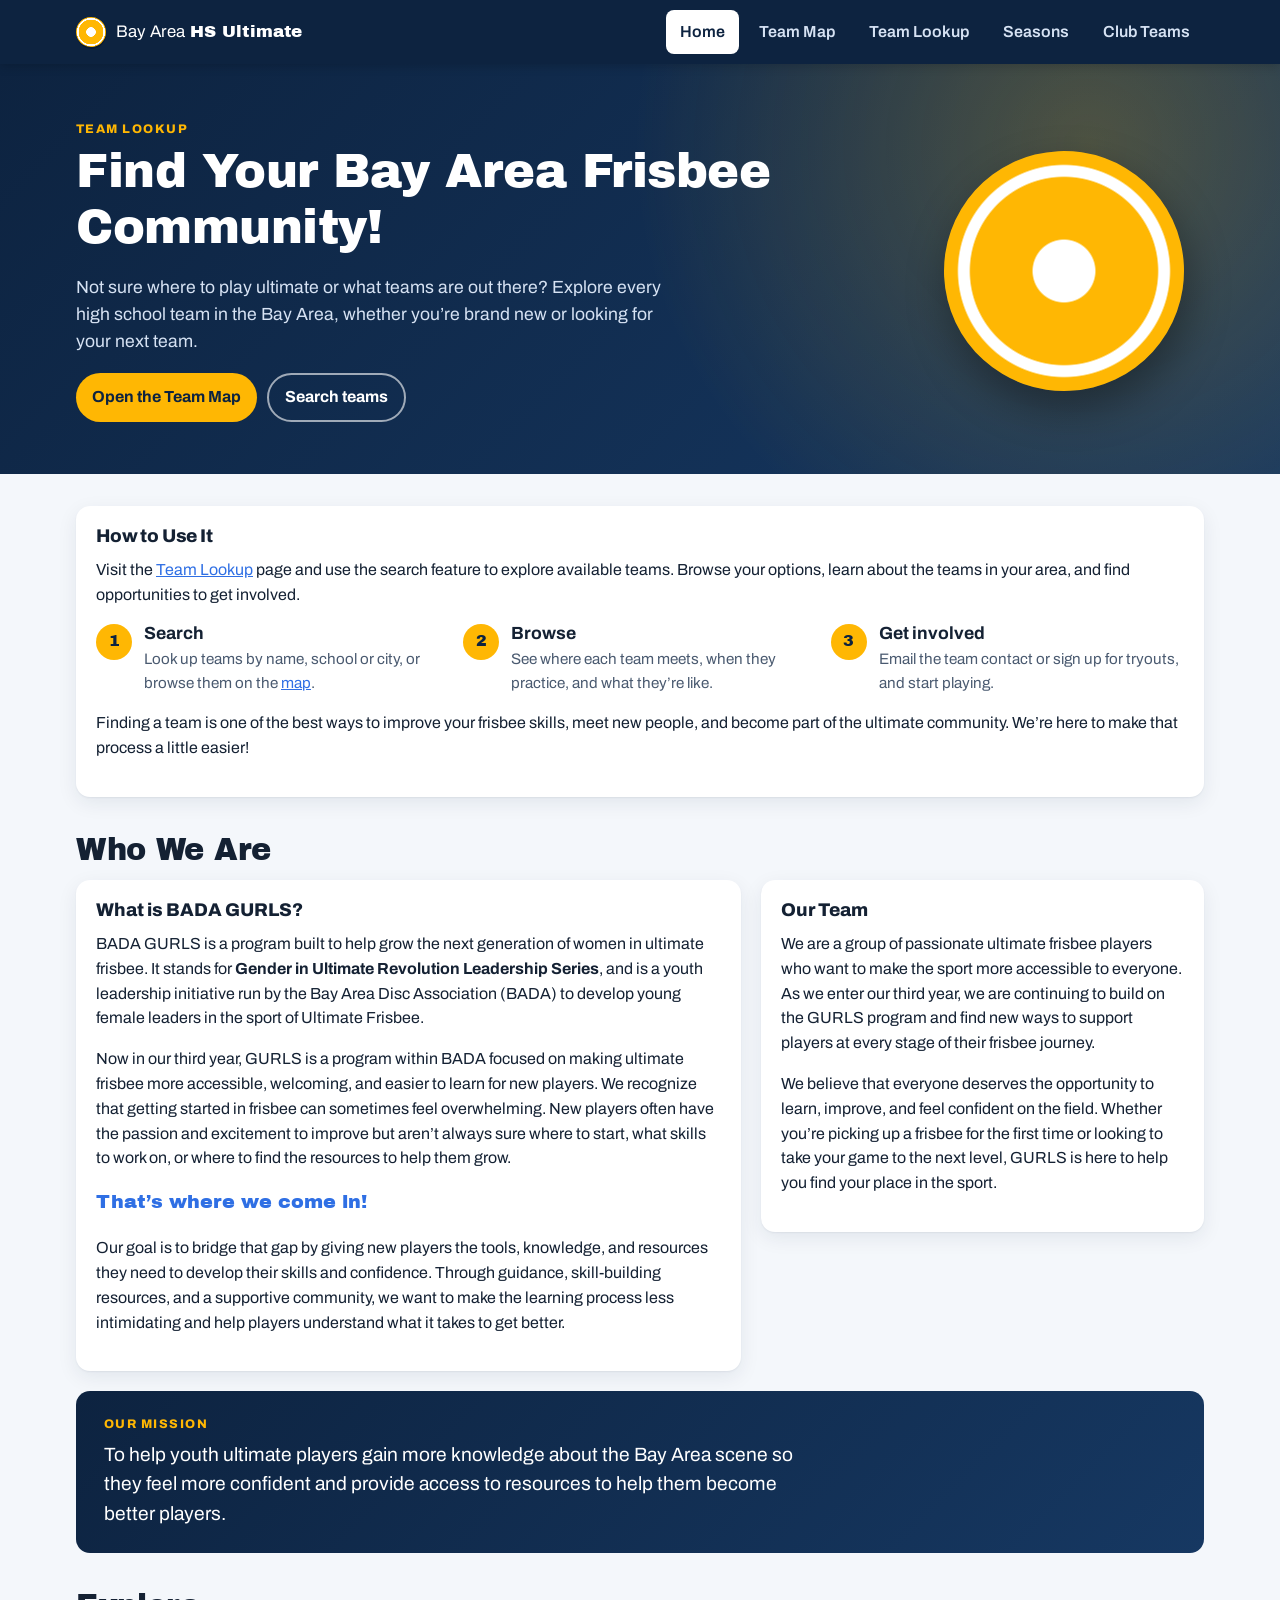
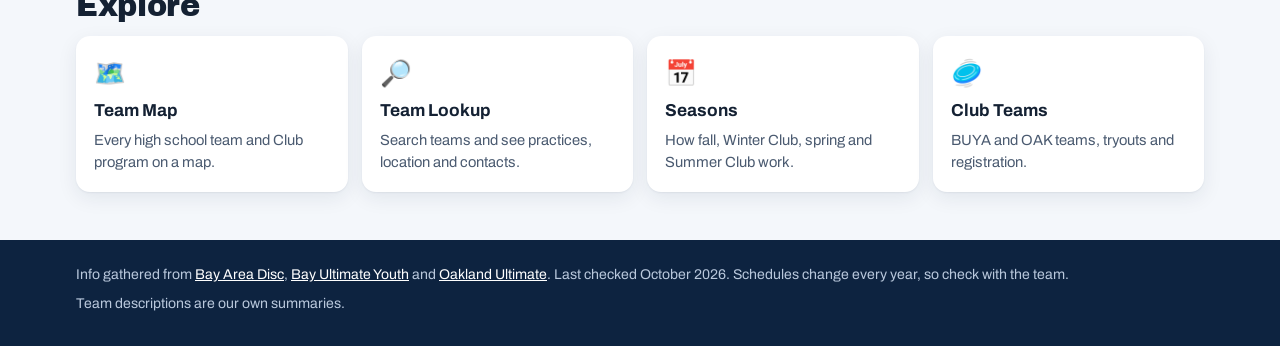
<file: index.html>
<!doctype html>
<html lang="en">
<head>
  <meta charset="utf-8">
  <meta name="viewport" content="width=device-width, initial-scale=1">
  <title>Find Your Bay Area Frisbee Community · Bay Area HS Ultimate</title>
  <meta name="description" content="Team Lookup by BADA GURLS: explore ultimate frisbee teams across the Bay Area and find your frisbee community.">
  <link rel="preconnect" href="https://fonts.googleapis.com">
  <link rel="preconnect" href="https://fonts.gstatic.com" crossorigin>
  <link href="https://fonts.googleapis.com/css2?family=Archivo:wght@400;500;600;700;800&family=Archivo+Black&display=swap" rel="stylesheet">
  <link rel="stylesheet" href="css/styles.css">
</head>
<body data-page="home">
  <a class="skip-link" href="#main">Skip to content</a>
  <header class="site-header" data-site-header></header>

  <main id="main" class="page">
    <section class="hero hero--home">
      <div class="container hero-home">
        <div class="hero-home__text">
          <p class="eyebrow">Team Lookup</p>
          <h1>Find Your Bay Area Frisbee Community!</h1>
          <p class="hero__lead">Not sure where to play ultimate or what teams are out there? Explore every high school team in the Bay Area, whether you’re brand new or looking for your next team.</p>
          <div class="hero-home__actions">
            <a class="btn btn--accent" href="map.html">Open the Team Map</a>
            <a class="btn btn--outline" href="team.html">Search teams</a>
          </div>
        </div>
        <div class="hero-home__disc" aria-hidden="true"></div>
      </div>
    </section>

    <div class="container">
      <section class="panel" aria-labelledby="how-title">
        <h2 id="how-title" class="panel__title">How to Use It</h2>
        <p>Visit the <a href="team.html">Team Lookup</a> page and use the search feature to explore available teams. Browse your options, learn about the teams in your area, and find opportunities to get involved.</p>
        <ol class="steps">
          <li><span class="steps__num">1</span><div><h3>Search</h3><p>Look up teams by name, school or city, or browse them on the <a href="map.html">map</a>.</p></div></li>
          <li><span class="steps__num">2</span><div><h3>Browse</h3><p>See where each team meets, when they practice, and what they’re like.</p></div></li>
          <li><span class="steps__num">3</span><div><h3>Get involved</h3><p>Email the team contact or sign up for tryouts, and start playing.</p></div></li>
        </ol>
        <p>Finding a team is one of the best ways to improve your frisbee skills, meet new people, and become part of the ultimate community. We’re here to make that process a little easier!</p>
      </section>

      <section class="about" aria-labelledby="who-title">
        <h2 id="who-title">Who We Are</h2>

        <div class="about__grid">
          <article class="panel">
            <h3 class="panel__title">What is BADA GURLS?</h3>
            <p>BADA GURLS is a program built to help grow the next generation of women in ultimate frisbee. It stands for <strong>Gender in Ultimate Revolution Leadership Series</strong>, and is a youth leadership initiative run by the Bay Area Disc Association (BADA) to develop young female leaders in the sport of Ultimate Frisbee.</p>
            <p>Now in our third year, GURLS is a program within BADA focused on making ultimate frisbee more accessible, welcoming, and easier to learn for new players. We recognize that getting started in frisbee can sometimes feel overwhelming. New players often have the passion and excitement to improve but aren’t always sure where to start, what skills to work on, or where to find the resources to help them grow.</p>
            <p class="about__callout">That’s where we come in!</p>
            <p>Our goal is to bridge that gap by giving new players the tools, knowledge, and resources they need to develop their skills and confidence. Through guidance, skill-building resources, and a supportive community, we want to make the learning process less intimidating and help players understand what it takes to get better.</p>
          </article>

          <article class="panel">
            <h3 class="panel__title">Our Team</h3>
            <p>We are a group of passionate ultimate frisbee players who want to make the sport more accessible to everyone. As we enter our third year, we are continuing to build on the GURLS program and find new ways to support players at every stage of their frisbee journey.</p>
            <p>We believe that everyone deserves the opportunity to learn, improve, and feel confident on the field. Whether you’re picking up a frisbee for the first time or looking to take your game to the next level, GURLS is here to help you find your place in the sport.</p>
          </article>
        </div>

        <blockquote class="mission">
          <p class="eyebrow">Our Mission</p>
          <p>To help youth ultimate players gain more knowledge about the Bay Area scene so they feel more confident and provide access to resources to help them become better players.</p>
        </blockquote>
      </section>

      <section aria-labelledby="explore-title">
        <h2 id="explore-title">Explore</h2>
        <ul class="explore-grid">
          <li><a class="explore-card" href="map.html"><span class="explore-card__icon" aria-hidden="true">🗺️</span><strong>Team Map</strong><span>Every high school team and Club program on a map.</span></a></li>
          <li><a class="explore-card" href="team.html"><span class="explore-card__icon" aria-hidden="true">🔎</span><strong>Team Lookup</strong><span>Search teams and see practices, location and contacts.</span></a></li>
          <li><a class="explore-card" href="seasons.html"><span class="explore-card__icon" aria-hidden="true">📅</span><strong>Seasons</strong><span>How fall, Winter Club, spring and Summer Club work.</span></a></li>
          <li><a class="explore-card" href="clubs.html"><span class="explore-card__icon" aria-hidden="true">🥏</span><strong>Club Teams</strong><span>BUYA and OAK teams, tryouts and registration.</span></a></li>
        </ul>
      </section>
    </div>
  </main>

  <footer class="site-footer" data-site-footer></footer>

  <script src="js/data.js"></script>
  <script src="js/common.js"></script>
</body>
</html>
</file>
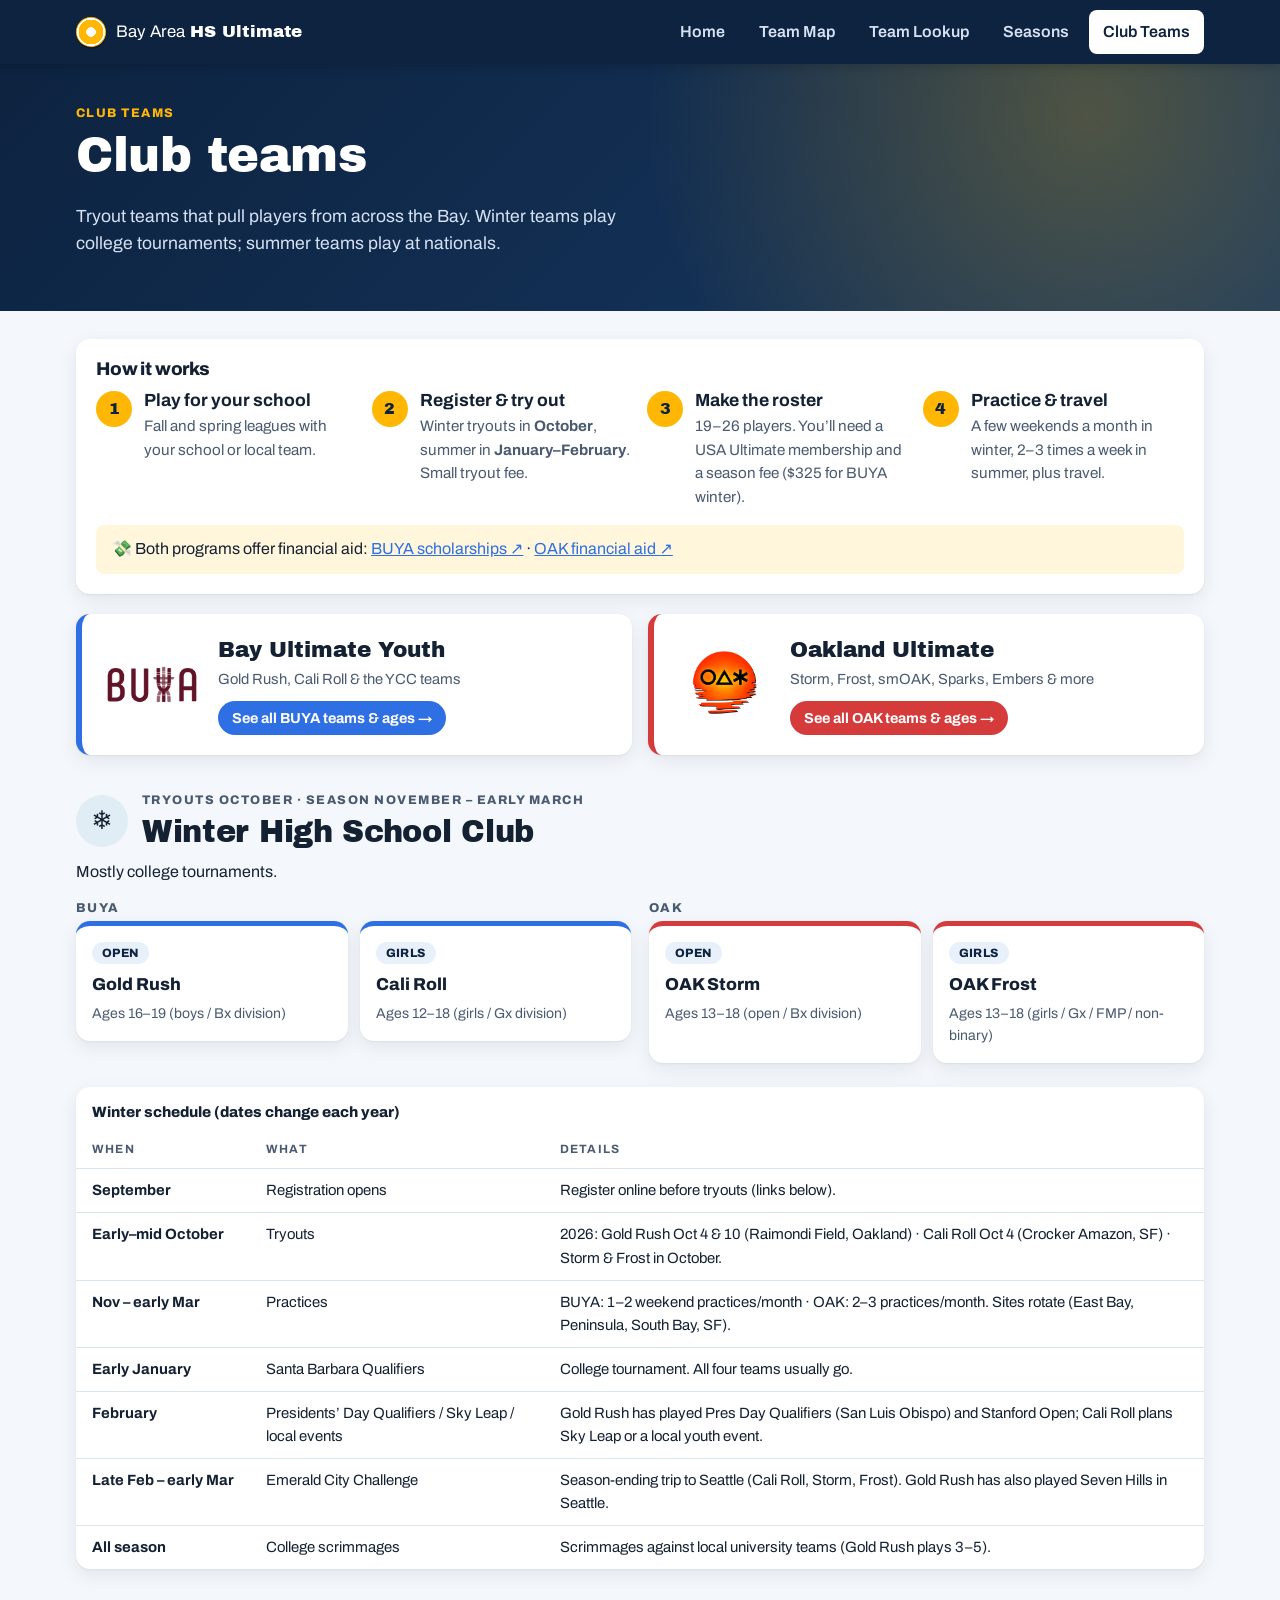
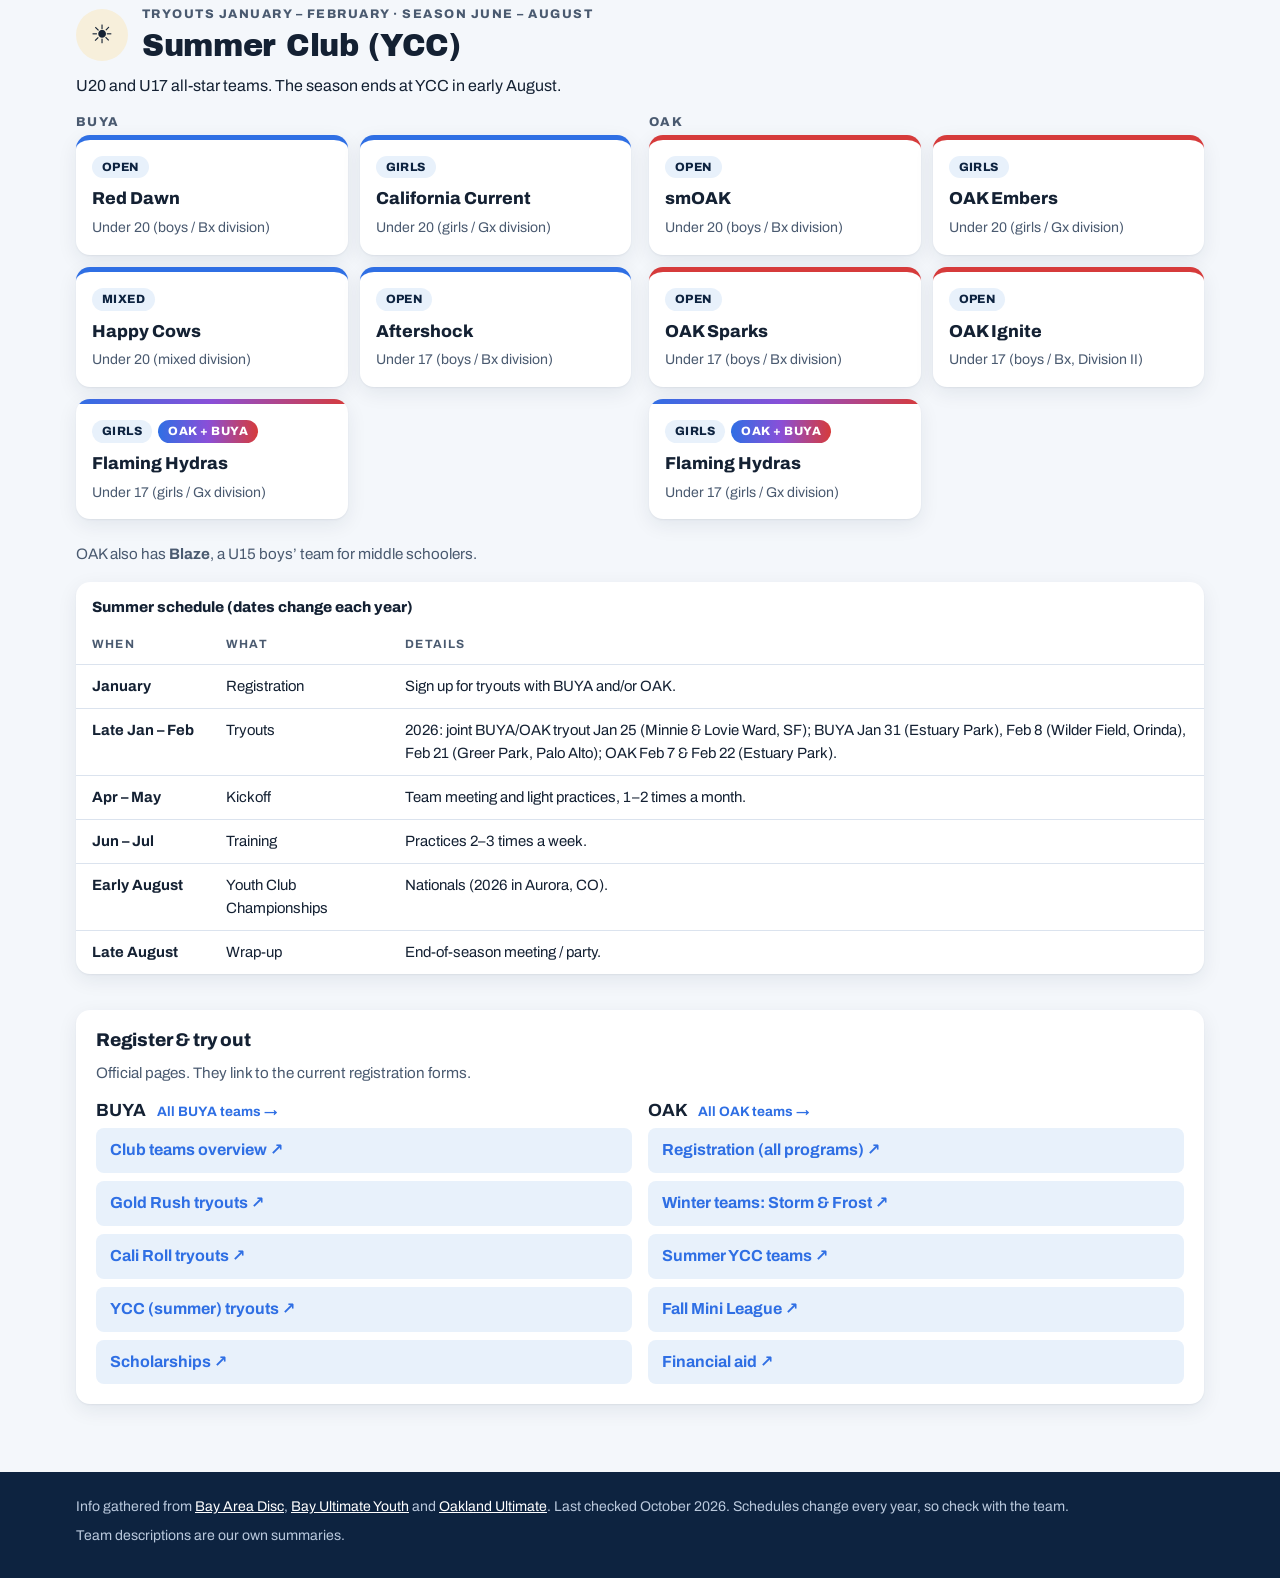
<file: clubs.html>
<!doctype html>
<html lang="en">
<head>
  <meta charset="utf-8">
  <meta name="viewport" content="width=device-width, initial-scale=1">
  <title>Club Teams · Bay Area HS Ultimate</title>
  <meta name="description" content="How high school Club ultimate works in the Bay Area: BUYA and OAK teams, schedules and tryout links.">
  <link rel="preconnect" href="https://fonts.googleapis.com">
  <link rel="preconnect" href="https://fonts.gstatic.com" crossorigin>
  <link href="https://fonts.googleapis.com/css2?family=Archivo:wght@400;500;600;700;800&family=Archivo+Black&display=swap" rel="stylesheet">
  <link rel="stylesheet" href="css/styles.css">
</head>
<body data-page="clubs">
  <a class="skip-link" href="#main">Skip to content</a>
  <header class="site-header" data-site-header></header>

  <main id="main" class="page">
    <section class="hero">
      <div class="container">
        <p class="eyebrow">Club Teams</p>
        <h1>Club teams</h1>
        <p class="hero__lead">Tryout teams that pull players from across the Bay. Winter teams play college tournaments; summer teams play at nationals.</p>
      </div>
    </section>

    <div class="container">
      <section class="panel" aria-labelledby="how-title">
        <h2 id="how-title" class="panel__title">How it works</h2>
        <ol class="steps">
          <li><span class="steps__num">1</span><div><h3>Play for your school</h3><p>Fall and spring leagues with your school or local team.</p></div></li>
          <li><span class="steps__num">2</span><div><h3>Register &amp; try out</h3><p>Winter tryouts in <strong>October</strong>, summer in <strong>January–February</strong>. Small tryout fee.</p></div></li>
          <li><span class="steps__num">3</span><div><h3>Make the roster</h3><p>19–26 players. You’ll need a USA Ultimate membership and a season fee ($325 for BUYA winter).</p></div></li>
          <li><span class="steps__num">4</span><div><h3>Practice &amp; travel</h3><p>A few weekends a month in winter, 2–3 times a week in summer, plus travel.</p></div></li>
        </ol>
        <p class="callout">💸 Both programs offer financial aid:
          <a href="https://www.bayultimateyouth.org/scholarship" target="_blank" rel="noopener">BUYA scholarships ↗</a> ·
          <a href="https://www.oakultimate.com/financial-aid" target="_blank" rel="noopener">OAK financial aid ↗</a></p>
      </section>

      <nav class="org-buttons" aria-label="Club programs">
        <a class="org-button org-button--buya" href="org.html?org=buya">
          <img src="images/logos/buya.png" alt="">
          <span class="org-button__text"><strong>Bay Ultimate Youth</strong><span>Gold Rush, Cali Roll &amp; the YCC teams</span></span>
          <span class="org-button__cta">See all BUYA teams &amp; ages →</span>
        </a>
        <a class="org-button org-button--oak" href="org.html?org=oak">
          <img src="images/logos/oak.webp" alt="">
          <span class="org-button__text"><strong>Oakland Ultimate</strong><span>Storm, Frost, smOAK, Sparks, Embers &amp; more</span></span>
          <span class="org-button__cta">See all OAK teams &amp; ages →</span>
        </a>
      </nav>

      <!-- WINTER -->
      <section id="winter" class="club-season" aria-labelledby="winter-club-title">
        <header class="club-season__header">
          <span class="season__icon" aria-hidden="true">❄️</span>
          <div>
            <p class="eyebrow">Tryouts October · season November – early March</p>
            <h2 id="winter-club-title">Winter High School Club</h2>
          </div>
        </header>
        <p>Mostly college tournaments.</p>
        <div class="club-columns">
          <div><h3 class="club-columns__title">BUYA</h3><ul class="card-grid card-grid--tight" data-club-cards data-league="buya" data-season="winter"></ul></div>
          <div><h3 class="club-columns__title">OAK</h3><ul class="card-grid card-grid--tight" data-club-cards data-league="oak" data-season="winter"></ul></div>
        </div>

        <div class="table-wrap">
          <table class="schedule-table">
            <caption>Winter schedule (dates change each year)</caption>
            <thead><tr><th scope="col">When</th><th scope="col">What</th><th scope="col">Details</th></tr></thead>
            <tbody>
              <tr><td>September</td><td>Registration opens</td><td>Register online before tryouts (links below).</td></tr>
              <tr><td>Early–mid October</td><td>Tryouts</td><td>2026: Gold Rush Oct 4 &amp; 10 (Raimondi Field, Oakland) · Cali Roll Oct 4 (Crocker Amazon, SF) · Storm &amp; Frost in October.</td></tr>
              <tr><td>Nov – early Mar</td><td>Practices</td><td>BUYA: 1–2 weekend practices/month · OAK: 2–3 practices/month. Sites rotate (East Bay, Peninsula, South Bay, SF).</td></tr>
              <tr><td>Early January</td><td>Santa Barbara Qualifiers</td><td>College tournament. All four teams usually go.</td></tr>
              <tr><td>February</td><td>Presidents’ Day Qualifiers / Sky Leap / local events</td><td>Gold Rush has played Pres Day Qualifiers (San Luis Obispo) and Stanford Open; Cali Roll plans Sky Leap or a local youth event.</td></tr>
              <tr><td>Late Feb – early Mar</td><td>Emerald City Challenge</td><td>Season-ending trip to Seattle (Cali Roll, Storm, Frost). Gold Rush has also played Seven Hills in Seattle.</td></tr>
              <tr><td>All season</td><td>College scrimmages</td><td>Scrimmages against local university teams (Gold Rush plays 3–5).</td></tr>
            </tbody>
          </table>
        </div>
      </section>

      <!-- SUMMER -->
      <section id="summer" class="club-season" aria-labelledby="summer-club-title">
        <header class="club-season__header">
          <span class="season__icon" aria-hidden="true">☀️</span>
          <div>
            <p class="eyebrow">Tryouts January – February · season June – August</p>
            <h2 id="summer-club-title">Summer Club (YCC)</h2>
          </div>
        </header>
        <p>U20 and U17 all-star teams. The season ends at YCC in early August.</p>
        <div class="club-columns">
          <div><h3 class="club-columns__title">BUYA</h3><ul class="card-grid card-grid--tight" data-club-cards data-league="buya" data-season="summer"></ul></div>
          <div><h3 class="club-columns__title">OAK</h3><ul class="card-grid card-grid--tight" data-club-cards data-league="oak" data-season="summer"></ul></div>
        </div>
        <p class="muted">OAK also has <strong>Blaze</strong>, a U15 boys’ team for middle schoolers.</p>

        <div class="table-wrap">
          <table class="schedule-table">
            <caption>Summer schedule (dates change each year)</caption>
            <thead><tr><th scope="col">When</th><th scope="col">What</th><th scope="col">Details</th></tr></thead>
            <tbody>
              <tr><td>January</td><td>Registration</td><td>Sign up for tryouts with BUYA and/or OAK.</td></tr>
              <tr><td>Late Jan – Feb</td><td>Tryouts</td><td>2026: joint BUYA/OAK tryout Jan 25 (Minnie &amp; Lovie Ward, SF); BUYA Jan 31 (Estuary Park), Feb 8 (Wilder Field, Orinda), Feb 21 (Greer Park, Palo Alto); OAK Feb 7 &amp; Feb 22 (Estuary Park).</td></tr>
              <tr><td>Apr – May</td><td>Kickoff</td><td>Team meeting and light practices, 1–2 times a month.</td></tr>
              <tr><td>Jun – Jul</td><td>Training</td><td>Practices 2–3 times a week.</td></tr>
              <tr><td>Early August</td><td>Youth Club Championships</td><td>Nationals (2026 in Aurora, CO).</td></tr>
              <tr><td>Late August</td><td>Wrap-up</td><td>End-of-season meeting / party.</td></tr>
            </tbody>
          </table>
        </div>
      </section>

      <section id="register" class="panel" aria-labelledby="register-title">
        <h2 id="register-title" class="panel__title">Register &amp; try out</h2>
        <p class="muted">Official pages. They link to the current registration forms.</p>
        <div class="register-grid">
          <div>
            <h3>BUYA <a class="text-link register-grid__org" href="org.html?org=buya">All BUYA teams →</a></h3>
            <ul class="register-list" data-registration-links data-league="buya"></ul>
          </div>
          <div>
            <h3>OAK <a class="text-link register-grid__org" href="org.html?org=oak">All OAK teams →</a></h3>
            <ul class="register-list" data-registration-links data-league="oak"></ul>
          </div>
        </div>
      </section>
    </div>
  </main>

  <footer class="site-footer" data-site-footer></footer>

  <script src="js/data.js"></script>
  <script src="js/common.js"></script>
  <script src="js/clubs.js"></script>
</body>
</html>
</file>
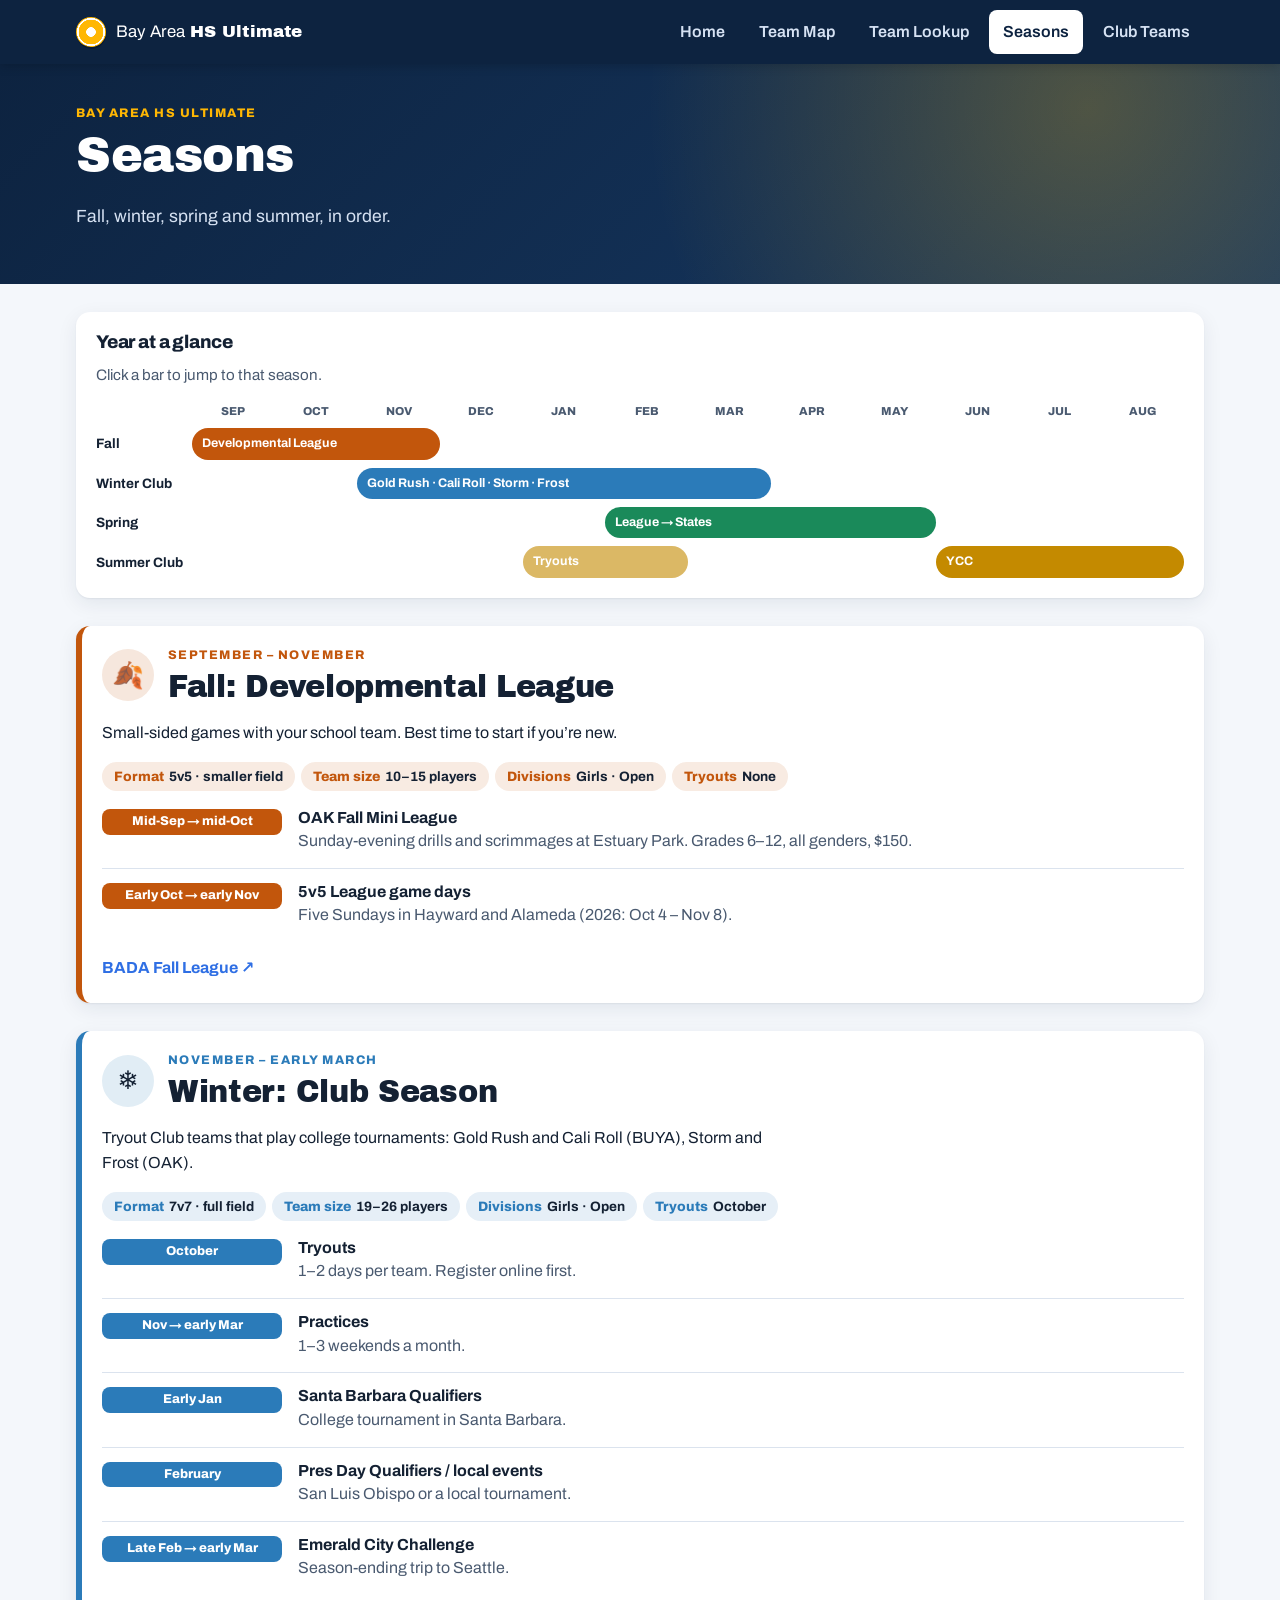
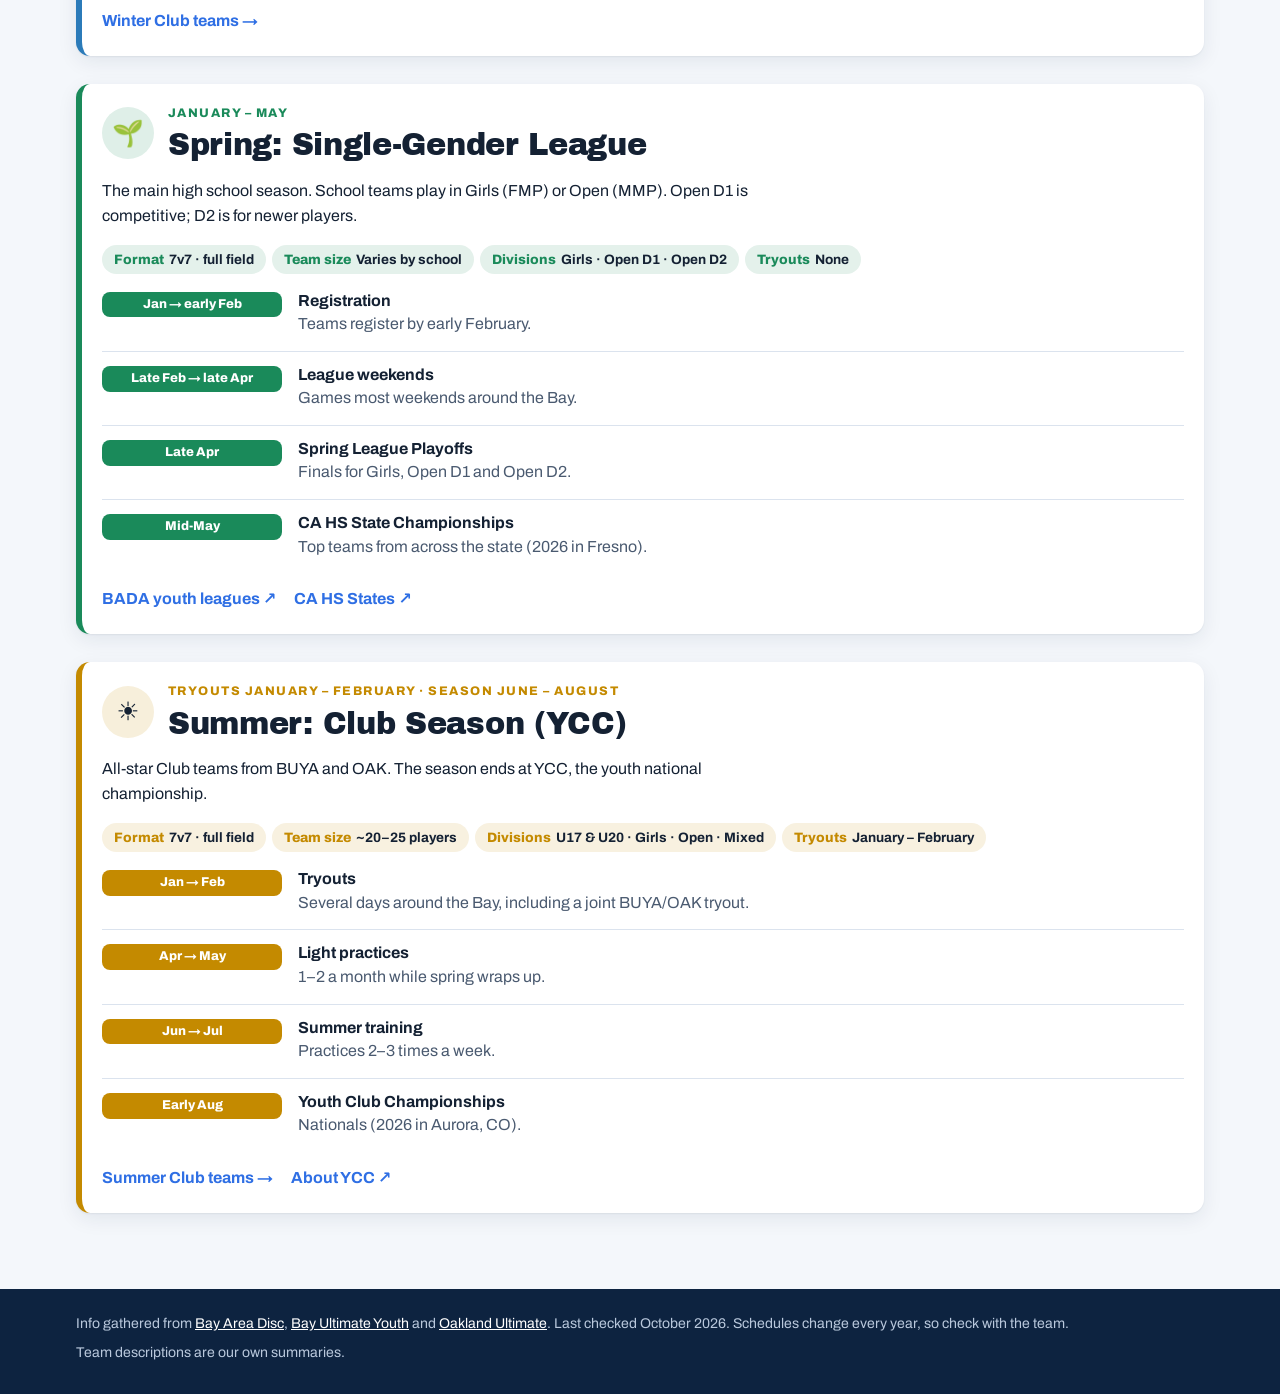
<file: seasons.html>
<!doctype html>
<html lang="en">
<head>
  <meta charset="utf-8">
  <meta name="viewport" content="width=device-width, initial-scale=1">
  <title>Seasons · Bay Area HS Ultimate</title>
  <meta name="description" content="How the fall developmental, Winter Club, spring single-gender and Summer Club seasons work for Bay Area high school ultimate.">
  <link rel="preconnect" href="https://fonts.googleapis.com">
  <link rel="preconnect" href="https://fonts.gstatic.com" crossorigin>
  <link href="https://fonts.googleapis.com/css2?family=Archivo:wght@400;500;600;700;800&family=Archivo+Black&display=swap" rel="stylesheet">
  <link rel="stylesheet" href="css/styles.css">
</head>
<body data-page="seasons">
  <a class="skip-link" href="#main">Skip to content</a>
  <header class="site-header" data-site-header></header>

  <main id="main" class="page">
    <section class="hero">
      <div class="container">
        <p class="eyebrow">Bay Area HS ultimate</p>
        <h1>Seasons</h1>
        <p class="hero__lead">Fall, winter, spring and summer, in order.</p>
      </div>
    </section>

    <div class="container">
      <section class="panel timeline" aria-labelledby="timeline-title">
        <h2 id="timeline-title" class="panel__title">Year at a glance</h2>
        <p class="muted">Click a bar to jump to that season.</p>
        <nav class="timeline__grid" aria-label="Seasons timeline">
          <div class="timeline__months" aria-hidden="true">
            <span>Sep</span><span>Oct</span><span>Nov</span><span>Dec</span><span>Jan</span><span>Feb</span>
            <span>Mar</span><span>Apr</span><span>May</span><span>Jun</span><span>Jul</span><span>Aug</span>
          </div>
          <div class="timeline__row"><span class="timeline__label">Fall</span><a class="timeline__bar timeline__bar--fall" href="#fall" style="--start:1;--end:4">Developmental League</a></div>
          <div class="timeline__row"><span class="timeline__label">Winter Club</span><a class="timeline__bar timeline__bar--winter" href="#winter" style="--start:3;--end:8">Gold Rush · Cali Roll · Storm · Frost</a></div>
          <div class="timeline__row"><span class="timeline__label">Spring</span><a class="timeline__bar timeline__bar--spring" href="#spring" style="--start:6;--end:10">League → States</a></div>
          <div class="timeline__row"><span class="timeline__label">Summer Club</span><a class="timeline__bar timeline__bar--summer timeline__bar--light" href="#summer" style="--start:5;--end:7">Tryouts</a><a class="timeline__bar timeline__bar--summer" href="#summer" style="--start:10;--end:13">YCC</a></div>
        </nav>
      </section>

      <section id="fall" class="season season--fall" aria-labelledby="fall-title">
        <header class="season__header">
          <span class="season__icon" aria-hidden="true">🍂</span>
          <div>
            <p class="eyebrow">September – November</p>
            <h2 id="fall-title">Fall: Developmental League</h2>
          </div>
        </header>
        <div class="season__body">
          <p class="season__intro">Small-sided games with your school team. Best time to start if you’re new.</p>
          <ul class="fact-pills" data-season-facts="fall"></ul>
          <ol class="event-list">
            <li class="event"><span class="event__date">Mid-Sep → mid-Oct</span><div><h4>OAK Fall Mini League</h4><p>Sunday-evening drills and scrimmages at Estuary Park. Grades 6–12, all genders, $150.</p></div></li>
            <li class="event"><span class="event__date">Early Oct → early Nov</span><div><h4>5v5 League game days</h4><p>Five Sundays in Hayward and Alameda (2026: Oct 4 – Nov 8).</p></div></li>
          </ol>
          <div class="link-row">
            <a class="text-link" href="https://bayareadisc.org/en_us/e/2026-fall-5v5-hs-developmental-league" target="_blank" rel="noopener">BADA Fall League ↗</a>
          </div>
        </div>
      </section>

      <section id="winter" class="season season--winter" aria-labelledby="winter-title">
        <header class="season__header">
          <span class="season__icon" aria-hidden="true">❄️</span>
          <div>
            <p class="eyebrow">November – early March</p>
            <h2 id="winter-title">Winter: Club Season</h2>
          </div>
        </header>
        <div class="season__body">
          <p class="season__intro">Tryout Club teams that play college tournaments: Gold Rush and Cali Roll (BUYA), Storm and Frost (OAK).</p>
          <ul class="fact-pills" data-season-facts="winter"></ul>
          <ol class="event-list">
            <li class="event"><span class="event__date">October</span><div><h4>Tryouts</h4><p>1–2 days per team. Register online first.</p></div></li>
            <li class="event"><span class="event__date">Nov → early Mar</span><div><h4>Practices</h4><p>1–3 weekends a month.</p></div></li>
            <li class="event"><span class="event__date">Early Jan</span><div><h4>Santa Barbara Qualifiers</h4><p>College tournament in Santa Barbara.</p></div></li>
            <li class="event"><span class="event__date">February</span><div><h4>Pres Day Qualifiers / local events</h4><p>San Luis Obispo or a local tournament.</p></div></li>
            <li class="event"><span class="event__date">Late Feb → early Mar</span><div><h4>Emerald City Challenge</h4><p>Season-ending trip to Seattle.</p></div></li>
          </ol>
          <div class="link-row">
            <a class="text-link" href="clubs.html#winter">Winter Club teams →</a>
          </div>
        </div>
      </section>

      <section id="spring" class="season season--spring" aria-labelledby="spring-title">
        <header class="season__header">
          <span class="season__icon" aria-hidden="true">🌱</span>
          <div>
            <p class="eyebrow">January – May</p>
            <h2 id="spring-title">Spring: Single-Gender League</h2>
          </div>
        </header>
        <div class="season__body">
          <p class="season__intro">The main high school season. School teams play in Girls (FMP) or Open (MMP). Open D1 is competitive; D2 is for newer players.</p>
          <ul class="fact-pills" data-season-facts="spring"></ul>
          <ol class="event-list">
            <li class="event"><span class="event__date">Jan → early Feb</span><div><h4>Registration</h4><p>Teams register by early February.</p></div></li>
            <li class="event"><span class="event__date">Late Feb → late Apr</span><div><h4>League weekends</h4><p>Games most weekends around the Bay.</p></div></li>
            <li class="event"><span class="event__date">Late Apr</span><div><h4>Spring League Playoffs</h4><p>Finals for Girls, Open D1 and Open D2.</p></div></li>
            <li class="event"><span class="event__date">Mid-May</span><div><h4>CA HS State Championships</h4><p>Top teams from across the state (2026 in Fresno).</p></div></li>
          </ol>
          <div class="link-row">
            <a class="text-link" href="https://bayareadisc.org/youth-leagues" target="_blank" rel="noopener">BADA youth leagues ↗</a>
            <a class="text-link" href="https://new.calulti.org/hs-states" target="_blank" rel="noopener">CA HS States ↗</a>
          </div>
        </div>
      </section>

      <section id="summer" class="season season--summer" aria-labelledby="summer-title">
        <header class="season__header">
          <span class="season__icon" aria-hidden="true">☀️</span>
          <div>
            <p class="eyebrow">Tryouts January – February · season June – August</p>
            <h2 id="summer-title">Summer: Club Season (YCC)</h2>
          </div>
        </header>
        <div class="season__body">
          <p class="season__intro">All-star Club teams from BUYA and OAK. The season ends at YCC, the youth national championship.</p>
          <ul class="fact-pills" data-season-facts="summer"></ul>
          <ol class="event-list">
            <li class="event"><span class="event__date">Jan → Feb</span><div><h4>Tryouts</h4><p>Several days around the Bay, including a joint BUYA/OAK tryout.</p></div></li>
            <li class="event"><span class="event__date">Apr → May</span><div><h4>Light practices</h4><p>1–2 a month while spring wraps up.</p></div></li>
            <li class="event"><span class="event__date">Jun → Jul</span><div><h4>Summer training</h4><p>Practices 2–3 times a week.</p></div></li>
            <li class="event"><span class="event__date">Early Aug</span><div><h4>Youth Club Championships</h4><p>Nationals (2026 in Aurora, CO).</p></div></li>
          </ol>
          <div class="link-row">
            <a class="text-link" href="clubs.html#summer">Summer Club teams →</a>
            <a class="text-link" href="https://usaultimate.org/youth/club-championships/" target="_blank" rel="noopener">About YCC ↗</a>
          </div>
        </div>
      </section>
    </div>
  </main>

  <footer class="site-footer" data-site-footer></footer>

  <script src="js/data.js"></script>
  <script src="js/common.js"></script>
  <script src="js/seasons.js"></script>
</body>
</html>
</file>
<file: css/styles.css>
/* ==========================================================================
   Bay Area HS Ultimate — styles
   Mobile-first. All colors, spacing and radii come from the tokens below.
   ========================================================================== */

:root {
  /* Brand */
  --navy: #0d2340;
  --navy-2: #163862;
  --sky: #e8f1fb;
  --ink: #142133;
  --ink-soft: #4a5a70;
  --line: #dbe3ee;
  --surface: #ffffff;
  --bg: #f4f7fb;
  --focus: #ffb703;

  /* Map categories: high school = green, club = blue */
  --school: #16a05a;
  --inactive: #e39a12;
  --club: #2f6fe4;

  /* Leagues (badges) — BADA is high school, BUYA/OAK are club */
  --bada: var(--school);
  --buya: var(--club);
  --oak: #d63b3b;
  /* Shared BUYA + OAK teams blend both colors through a soft violet. */
  --joint: linear-gradient(90deg, var(--buya) 0%, #8a4fd8 50%, var(--oak) 100%);

  /* Seasons */
  --fall: #c2560c;
  --spring: #1a8a5a;
  --summer: #c48a00;
  --winter: #2b7bb9;

  /* Shape & type */
  --radius: 14px;
  --radius-sm: 8px;
  --shadow: 0 1px 2px rgb(13 35 64 / 6%), 0 6px 20px rgb(13 35 64 / 8%);
  --font: 'Archivo', system-ui, -apple-system, 'Segoe UI', sans-serif;
  --font-display: 'Archivo Black', 'Archivo', system-ui, sans-serif;
  --header-h: 64px;
  --gutter: 16px;
  --max: 1160px;
}

/* ---------- Base ---------- */

*,
*::before,
*::after { box-sizing: border-box; }

html { scroll-behavior: smooth; scroll-padding-top: calc(var(--header-h) + 16px); }

body {
  margin: 0;
  min-height: 100vh;
  display: flex;
  flex-direction: column;
  font-family: var(--font);
  font-size: 16px;
  line-height: 1.55;
  color: var(--ink);
  background: var(--bg);
}

main { flex: 1; }

h1, h2, h3, h4 { margin: 0 0 .4em; line-height: 1.15; }
h1, h2 { font-family: var(--font-display); font-weight: 400; letter-spacing: -.01em; }
h1 { font-size: clamp(1.9rem, 5vw, 3rem); }
h2 { font-size: clamp(1.4rem, 3.2vw, 1.9rem); }
h3 { font-size: 1.1rem; font-weight: 700; }
h4 { font-size: 1rem; font-weight: 700; }
p { margin: 0 0 1em; }

a { color: var(--buya); }
a:hover { color: var(--navy-2); }

:focus-visible { outline: 3px solid var(--focus); outline-offset: 2px; border-radius: 4px; }

img { max-width: 100%; }

.container { width: 100%; max-width: var(--max); margin: 0 auto; padding: 0 var(--gutter); }

.visually-hidden {
  position: absolute; width: 1px; height: 1px; overflow: hidden;
  clip: rect(0 0 0 0); white-space: nowrap;
}

.skip-link {
  position: absolute; left: 8px; top: -48px; z-index: 2000;
  padding: 8px 14px; background: var(--focus); color: var(--navy);
  font-weight: 700; border-radius: var(--radius-sm); text-decoration: none;
}
.skip-link:focus { top: 8px; }

.muted { color: var(--ink-soft); font-size: .95rem; }
.eyebrow {
  margin: 0 0 .4em; font-size: .78rem; font-weight: 800;
  letter-spacing: .12em; text-transform: uppercase; color: var(--ink-soft);
}

/* ---------- Header / nav ---------- */

.site-header {
  position: sticky; top: 0; z-index: 1000;
  background: var(--navy); color: #fff;
  box-shadow: 0 2px 10px rgb(0 0 0 / 18%);
}

.site-header__inner {
  max-width: var(--max); margin: 0 auto; padding: 0 var(--gutter);
  min-height: var(--header-h);
  display: flex; align-items: center; justify-content: space-between; flex-wrap: wrap;
}

.brand { display: flex; align-items: center; gap: 10px; color: #fff; text-decoration: none; }
.brand:hover { color: #fff; }
.brand__text { font-size: 1.05rem; letter-spacing: .01em; }
.brand__text strong { font-family: var(--font-display); font-weight: 400; }
.brand__disc {
  width: 30px; height: 30px; border-radius: 50%;
  background: radial-gradient(circle at 50% 50%, #fff 0 22%, var(--focus) 23% 58%, #fff 59% 66%, var(--focus) 67%);
  box-shadow: 0 2px 0 rgb(0 0 0 / 25%);
  transform: rotate(-12deg);
}

.nav-toggle {
  display: grid; place-items: center; width: 44px; height: 44px;
  background: transparent; border: 0; color: #fff; cursor: pointer; border-radius: var(--radius-sm);
}
.nav-toggle__bars,
.nav-toggle__bars::before,
.nav-toggle__bars::after {
  display: block; width: 22px; height: 2px; background: currentColor; border-radius: 2px; content: '';
  transition: transform .2s;
}
.nav-toggle__bars { position: relative; }
.nav-toggle__bars::before { position: absolute; top: -7px; }
.nav-toggle__bars::after { position: absolute; top: 7px; }

.site-nav { display: none; width: 100%; padding-bottom: 12px; }
.site-header.is-open .site-nav { display: block; }
.site-nav ul { list-style: none; margin: 0; padding: 0; display: grid; gap: 4px; }
.site-nav a {
  display: block; padding: 10px 14px; border-radius: var(--radius-sm);
  color: #d6e2f3; text-decoration: none; font-weight: 600;
}
.site-nav a:hover { background: var(--navy-2); color: #fff; }
.site-nav a[aria-current='page'] { background: #fff; color: var(--navy); }

@media (min-width: 760px) {
  .nav-toggle { display: none; }
  .site-nav { display: block; width: auto; padding: 0; }
  .site-nav ul { display: flex; gap: 6px; }
}

/* ---------- Footer ---------- */

.site-footer { background: var(--navy); color: #b9c8dc; font-size: .88rem; margin-top: 48px; }
.site-footer__inner { max-width: var(--max); margin: 0 auto; padding: 24px var(--gutter); }
.site-footer p { margin: 0 0 .5em; }
.site-footer a { color: #fff; }

/* ---------- Buttons, badges, chips ---------- */

.btn {
  display: inline-flex; align-items: center; justify-content: center; gap: 6px;
  padding: 10px 16px; border-radius: 999px; border: 0;
  background: var(--navy); color: #fff; font: inherit; font-weight: 700;
  text-decoration: none; cursor: pointer; transition: transform .1s, background .15s;
}
.btn:hover { background: var(--navy-2); color: #fff; transform: translateY(-1px); }
.btn--small { padding: 6px 12px; font-size: .88rem; }
.btn--block { display: flex; width: 100%; word-break: break-all; }

.text-link { font-weight: 700; text-decoration: none; }
.text-link:hover { text-decoration: underline; }

.badge {
  display: inline-block; padding: 2px 10px; border-radius: 999px;
  font-size: .75rem; font-weight: 800; letter-spacing: .04em; text-transform: uppercase;
  color: #fff; background: var(--ink-soft); vertical-align: middle;
}
.badge--bada { background: var(--bada); }
.badge--buya { background: var(--buya); }
.badge--oak { background: var(--oak); }
.badge--joint { background: var(--joint); }
.badge--school { background: var(--school); }
.badge--inactive { background: var(--inactive); color: var(--navy); }
.badge--gender { background: var(--sky); color: var(--navy); }
.badge--ghost { background: rgb(255 255 255 / 16%); color: inherit; border: 1px solid rgb(255 255 255 / 35%); }

.chip {
  --chip: var(--navy);
  display: inline-flex; align-items: center; gap: 6px;
  padding: 6px 14px; border-radius: 999px;
  border: 2px solid var(--chip); color: var(--chip); background: #fff;
  font-weight: 700; font-size: .9rem; text-decoration: none;
  transition: background .15s, color .15s;
}
.chip:hover { background: var(--chip); color: #fff; }
.chip--fall { --chip: var(--fall); }
.chip--spring { --chip: var(--spring); }
.chip--summer { --chip: var(--summer); }
.chip--winter { --chip: var(--winter); }

/* ---------- Segmented filter + search ---------- */

.segmented {
  display: inline-grid; grid-auto-flow: column; grid-auto-columns: 1fr;
  padding: 4px; gap: 4px; width: 100%;
  background: var(--sky); border-radius: 999px;
}
.segmented button {
  padding: 8px 12px; border: 0; border-radius: 999px;
  background: transparent; color: var(--navy); font: inherit; font-weight: 700; cursor: pointer;
}
.segmented button:hover { background: rgb(255 255 255 / 70%); }
.segmented button[aria-pressed='true'] { background: var(--navy); color: #fff; }

.search-input {
  width: 100%; padding: 11px 14px; font: inherit;
  border: 2px solid var(--line); border-radius: 999px; background: #fff; color: var(--ink);
}
.search-input:focus { border-color: var(--buya); outline: none; box-shadow: 0 0 0 3px rgb(53 103 232 / 20%); }

.result-count { margin: 12px 0 8px; font-size: .88rem; font-weight: 600; color: var(--ink-soft); }

/* ---------- Map pins ---------- */

.pin-anchor { background: none; border: 0; }

.pin {
  --pin: var(--ink-soft);
  display: inline-grid; place-items: center;
  width: 26px; height: 26px; border-radius: 50%;
  background: var(--pin); color: #fff;
  border: 2.5px solid #fff; box-shadow: 0 2px 6px rgb(0 0 0 / 35%);
  font-size: .72rem; font-weight: 800; font-style: normal; line-height: 1;
  transition: transform .15s;
}
.pin--school { --pin: var(--school); }
.pin--club { background: linear-gradient(135deg, var(--buya) 50%, var(--oak) 50%); }
.pin--buya { --pin: var(--buya); }
.pin--oak { --pin: var(--oak); }
.pin--joint { background: var(--joint); }
.pin--inactive { --pin: var(--inactive); }
.pin--sm { width: 20px; height: 20px; font-size: .62rem; border-width: 2px; flex: none; }
.pin--org {
  width: 58px; height: 30px; border-radius: 999px; border-width: 3px;
  font-size: .78rem; letter-spacing: .06em; cursor: pointer;
}
.pin--org-sm { width: 44px; height: 22px; font-size: .62rem; border-width: 2px; flex: none; }

.leaflet-tooltip { font-family: var(--font); border-radius: var(--radius-sm); box-shadow: var(--shadow); }

.leaflet-marker-icon:hover .pin,
.leaflet-marker-icon.is-highlighted .pin { transform: scale(1.35); }

/* ---------- Map page ---------- */

.map-page { display: flex; flex-direction: column; }

.map-wrap { position: relative; order: -1; }
.map { height: 58vh; min-height: 340px; background: #e9ecef; }

.map-legend {
  position: absolute; left: 10px; bottom: 22px; z-index: 500;
  display: flex; flex-wrap: wrap; gap: 6px 12px; align-items: center;
  max-width: calc(100% - 20px);
  padding: 8px 12px; border-radius: var(--radius-sm);
  background: rgb(255 255 255 / 94%); box-shadow: var(--shadow);
  font-size: .8rem; font-weight: 700;
}
.map-legend span { display: inline-flex; align-items: center; gap: 6px; }
.map-legend__key { color: var(--ink-soft); font-weight: 600; }

.map-panel { padding: 20px var(--gutter); background: var(--surface); }
.map-panel__intro h1 { font-size: 1.7rem; }
.map-panel__intro p { color: var(--ink-soft); }

.filter-block { margin-bottom: 16px; }
.filter-block__title {
  display: block; margin: 0 0 6px; font-family: var(--font);
  font-size: .78rem; font-weight: 800; letter-spacing: .1em; text-transform: uppercase; color: var(--ink-soft);
}

.league-toggles { display: grid; gap: 6px; }
.league-toggle {
  display: flex; align-items: center; gap: 10px; width: 100%;
  padding: 8px 12px; text-align: left; cursor: pointer;
  background: #fff; border: 2px solid var(--line); border-radius: var(--radius-sm);
  font: inherit; color: var(--ink);
}
.league-toggle small { color: var(--ink-soft); }
.league-toggle[aria-pressed='true'] { border-color: var(--navy); background: var(--sky); }
.league-toggle[aria-pressed='false'] { opacity: .55; }
.league-toggle[aria-pressed='false'] .pin { filter: grayscale(1); }

.team-list { list-style: none; margin: 0; padding: 0; display: grid; grid-template-columns: minmax(0, 1fr); gap: 4px; }
.team-list li { display: flex; align-items: stretch; gap: 4px; }
.team-list__empty { padding: 16px; color: var(--ink-soft); }
.team-list li.team-list__heading {
  display: block; margin-top: 10px; padding: 4px 10px;
  font-size: .75rem; font-weight: 800; letter-spacing: .1em; text-transform: uppercase; color: var(--ink-soft);
}

.team-row {
  flex: 1; display: flex; align-items: center; gap: 10px; min-width: 0;
  padding: 8px 10px; border-radius: var(--radius-sm);
  color: var(--ink); text-decoration: none;
}
.team-row:hover, .team-row:focus-visible { background: var(--sky); color: var(--ink); }
.team-row__text { display: grid; min-width: 0; }
.team-row__name { font-weight: 700; }
.team-row__meta { font-size: .82rem; color: var(--ink-soft); white-space: nowrap; overflow: hidden; text-overflow: ellipsis; }
.team-row__locate {
  flex: none; width: 40px; border: 0; border-radius: var(--radius-sm);
  background: transparent; color: var(--ink-soft); font-size: 1.2rem; cursor: pointer;
}
.team-row__locate:hover { background: var(--sky); color: var(--navy); }

@media (min-width: 900px) {
  .map-page { flex: none; flex-direction: row; height: calc(100vh - var(--header-h)); }
  .map-wrap { order: 0; flex: 1; }
  .map { position: absolute; inset: 0; height: auto; min-height: 0; }
  .map-panel { width: 380px; flex: none; overflow-y: auto; border-right: 1px solid var(--line); }
  body[data-page='map'] .site-footer { display: none; }
}

/* Leaflet popup */
.leaflet-popup-content-wrapper { border-radius: var(--radius); }
.leaflet-popup-content { margin: 14px 16px; font-family: var(--font); }
.popup__badges { display: flex; gap: 6px; margin-bottom: 6px; }
.popup__title { margin: 0 0 4px; font-size: 1.05rem; }
.popup__meta { margin: 0 0 4px !important; color: var(--ink-soft); font-size: .85rem; }
.popup .btn { margin-top: 8px; color: #fff; }

/* ---------- Hero ---------- */

.hero {
  padding: 40px 0 36px; margin-bottom: 28px; color: #fff;
  background:
    radial-gradient(circle at 85% 20%, rgb(255 183 3 / 25%), transparent 40%),
    linear-gradient(135deg, var(--navy) 0%, var(--navy-2) 100%);
}
.hero .eyebrow { color: var(--focus); }
.hero__lead { max-width: 60ch; font-size: 1.1rem; color: #d6e2f3; }
.hero--compact { padding: 32px 0 28px; }
.hero--team { padding-top: 20px; }
.hero--bada { background: linear-gradient(135deg, var(--navy) 30%, var(--bada) 160%); }
.hero--buya { background: linear-gradient(135deg, var(--navy) 30%, var(--buya) 140%); }
.hero--inactive { background: linear-gradient(135deg, var(--navy) 30%, var(--inactive) 170%); }
.hero--oak { background: linear-gradient(135deg, var(--navy) 30%, var(--oak) 150%); }
.hero--joint { background: linear-gradient(135deg, var(--navy) 35%, #2a3f9e 70%, #6a2f7a 95%, #9b2f3f 120%); }
.hero__badges { display: flex; flex-wrap: wrap; gap: 6px; margin: 12px 0 10px; }

.back-link { color: #d6e2f3; font-weight: 700; text-decoration: none; }
.back-link:hover { color: #fff; text-decoration: underline; }


/* ---------- Panels & cards ---------- */

.panel {
  margin-bottom: 20px; padding: 20px;
  background: var(--surface); border-radius: var(--radius); box-shadow: var(--shadow);
}
.panel__title { font-family: var(--font); font-weight: 800; font-size: 1.15rem; margin-bottom: .6em; }

.card-grid {
  list-style: none; margin: 0 0 8px; padding: 0;
  display: grid; gap: 12px; grid-template-columns: repeat(auto-fill, minmax(230px, 1fr));
}
.card-grid--tight { grid-template-columns: repeat(auto-fill, minmax(190px, 1fr)); }

.team-card {
  --accent: var(--navy);
  display: flex; flex-direction: column; gap: 4px; height: 100%;
  padding: 16px; border-radius: var(--radius); background: var(--surface);
  border-top: 5px solid var(--accent); box-shadow: var(--shadow);
  color: var(--ink); text-decoration: none; transition: transform .15s, box-shadow .15s;
}
.team-card:hover { transform: translateY(-3px); box-shadow: 0 10px 28px rgb(13 35 64 / 14%); color: var(--ink); }
.team-card--bada { --accent: var(--bada); }
.team-card--buya { --accent: var(--buya); }
.team-card--oak { --accent: var(--oak); }
.team-card--inactive { --accent: var(--inactive); }
.team-card--joint { --accent: #8a4fd8; border-top: 0; padding-top: 21px; background: var(--joint) top / 100% 5px no-repeat, var(--surface); }
.team-card__badges { display: flex; gap: 6px; margin-bottom: 4px; }
.team-card__name { font-weight: 800; font-size: 1.08rem; }
.team-card__meta { color: var(--ink-soft); font-size: .88rem; }
.team-card__ages { font-weight: 700; color: var(--navy-2); }

.badge--ghost-dark { background: transparent; color: var(--ink-soft); border: 1px solid var(--line); }
.club-season__header .chip { margin-left: auto; }
.club-season__header { flex-wrap: wrap; }
.org-contact { margin-bottom: 12px; }
.link-buttons--center { justify-content: center; }
.register-grid__org { margin-left: 8px; font-size: .85rem; }

/* ---------- Team lookup ---------- */

.directory-controls { display: grid; gap: 12px; }
@media (min-width: 700px) {
  .directory-controls { grid-template-columns: 1fr 360px; align-items: center; }
}
.directory-group { margin-top: 28px; }
.directory-group__title { display: flex; align-items: center; gap: 10px; font-size: 1.3rem; }
.directory-group__blurb { color: var(--ink-soft); }

.team-layout { display: grid; gap: 0 24px; }
@media (min-width: 900px) {
  .team-layout { grid-template-columns: minmax(0, 1fr) 360px; align-items: start; }
}

.vibe { font-size: 1.12rem; }

.season-list, .check-list { list-style: none; margin: 0; padding: 0; display: grid; gap: 10px; }
.season-list li { display: flex; flex-wrap: wrap; align-items: center; gap: 6px 12px; }
.season-when { color: var(--ink-soft); font-size: .9rem; }
.check-list li { position: relative; padding-left: 28px; }
.check-list li::before {
  content: ''; position: absolute; left: 4px; top: .45em;
  width: 12px; height: 12px; border-radius: 50%;
  border: 3px solid var(--focus); background: #fff;
}

.team-map { height: 220px; margin-bottom: 12px; border-radius: var(--radius-sm); overflow: hidden; }
.location-name { margin-bottom: 4px; font-weight: 700; }

.facts { margin: 0; display: grid; gap: 10px; }
.fact { display: grid; gap: 2px; }
.fact dt { font-size: .75rem; font-weight: 800; letter-spacing: .1em; text-transform: uppercase; color: var(--ink-soft); }
.fact dd { margin: 0; }

.panel--contact { background: var(--sky); }
.link-buttons { display: flex; flex-wrap: wrap; gap: 8px; }

.empty-state { padding: 60px var(--gutter); text-align: center; }

/* ---------- Seasons ---------- */

.timeline__grid { display: grid; gap: 8px; overflow-x: auto; }
.timeline__months,
.timeline__row {
  display: grid; grid-template-columns: 96px repeat(12, minmax(34px, 1fr)); align-items: center; gap: 0;
  min-width: 560px;
}
.timeline__months span {
  font-size: .72rem; font-weight: 800; text-transform: uppercase; color: var(--ink-soft); text-align: center;
}
.timeline__months span:first-child { grid-column: 2; }
.timeline__label { grid-column: 1; font-size: .85rem; font-weight: 700; }
.timeline__bar {
  grid-column: calc(var(--start) + 1) / calc(var(--end) + 1); grid-row: 1;
  padding: 6px 10px; border-radius: 999px; color: #fff;
  font-size: .78rem; font-weight: 700; white-space: nowrap; overflow: hidden; text-overflow: ellipsis;
  text-decoration: none; transition: filter .15s, transform .15s;
}
a.timeline__bar:hover { color: #fff; filter: brightness(1.12); transform: translateY(-1px); }
.timeline__bar--fall { background: var(--fall); }
.timeline__bar--spring { background: var(--spring); }
.timeline__bar--summer { background: var(--summer); }
.timeline__bar--winter { background: var(--winter); }
.timeline__bar--light { opacity: .6; }

.season {
  --accent: var(--navy);
  margin: 28px 0; border-radius: var(--radius); overflow: hidden;
  background: var(--surface); box-shadow: var(--shadow);
  border-left: 6px solid var(--accent);
}
.season--fall { --accent: var(--fall); }
.season--spring { --accent: var(--spring); }
.season--summer { --accent: var(--summer); }
.season--winter { --accent: var(--winter); }

.season__header {
  display: flex; align-items: center; gap: 14px; padding: 20px 20px 8px;
}
.season__header h2 { margin: 0; }
.season__header .eyebrow { color: var(--accent); }
.season__icon {
  display: grid; place-items: center; flex: none;
  width: 52px; height: 52px; border-radius: 50%; font-size: 1.6rem;
  background: color-mix(in srgb, var(--accent) 14%, #fff);
}
.season__body { padding: 8px 20px 22px; }
.season__subtitle { margin-top: 18px; font-size: .8rem; font-weight: 800; letter-spacing: .1em; text-transform: uppercase; color: var(--accent); }

.fact-pills { list-style: none; margin: 0; padding: 0; display: flex; flex-wrap: wrap; gap: 6px; }
.fact-pills li {
  padding: 4px 12px; border-radius: 999px; font-size: .85rem; font-weight: 700;
  background: color-mix(in srgb, var(--accent) 12%, #fff); color: var(--ink);
}

.division-cards { display: grid; gap: 10px; margin: 12px 0 14px; grid-template-columns: repeat(auto-fit, minmax(200px, 1fr)); }
.division-card { padding: 14px; border-radius: var(--radius-sm); border: 2px solid color-mix(in srgb, var(--accent) 30%, #fff); }
.division-card p { margin: 0; font-size: .92rem; color: var(--ink-soft); }

.event-list { list-style: none; margin: 0 0 14px; padding: 0; display: grid; gap: 0; }
.event {
  display: grid; gap: 4px 16px; padding: 14px 0;
  border-bottom: 1px solid var(--line);
}
.event:last-child { border-bottom: 0; }
.event h4 { margin-bottom: 2px; }
.event p { margin: 0; color: var(--ink-soft); }
.event__date {
  justify-self: start; padding: 3px 10px; border-radius: var(--radius-sm);
  background: var(--accent); color: #fff; font-size: .8rem; font-weight: 800; white-space: nowrap;
}
@media (min-width: 700px) {
  .event { grid-template-columns: 180px 1fr; align-items: start; }
  .event__date { justify-self: stretch; text-align: center; }
}

.link-row { display: flex; flex-wrap: wrap; gap: 18px; }
.season__intro { max-width: 75ch; }

.fact-pills { margin: 12px 0 4px; }
.fact-pills__label { font-weight: 800; color: var(--accent); margin-right: 2px; }

/* ---------- Clubs ---------- */

.steps { list-style: none; margin: 0 0 16px; padding: 0; display: grid; gap: 14px; grid-template-columns: repeat(auto-fit, minmax(220px, 1fr)); }
.steps li { display: flex; gap: 12px; }
.steps h3 { margin-bottom: 4px; }
.steps p { margin: 0; color: var(--ink-soft); font-size: .95rem; }
.steps__num {
  display: grid; place-items: center; flex: none; width: 36px; height: 36px; border-radius: 50%;
  background: var(--focus); color: var(--navy); font-family: var(--font-display);
}

.callout { margin: 0; padding: 12px 16px; border-radius: var(--radius-sm); background: #fff6db; }

.program-grid { display: grid; gap: 20px; margin-bottom: 12px; }
@media (min-width: 800px) { .program-grid { grid-template-columns: 1fr 1fr; } }
.program {
  --accent: var(--navy);
  padding: 22px; border-radius: var(--radius); background: var(--surface); box-shadow: var(--shadow);
  border-top: 6px solid var(--accent);
}
.program--buya { --accent: var(--buya); }
.program--oak { --accent: var(--oak); }
.program__header { display: flex; align-items: center; gap: 10px; flex-wrap: wrap; }
.program__header h2 { margin: 0; }
.program__links { margin: 0; padding-left: 18px; }
.program__links a { font-weight: 700; word-break: break-word; }

.club-season { margin: 36px 0; }
.club-season__header { display: flex; align-items: center; gap: 14px; margin-bottom: 10px; }
.club-season__header h2 { margin: 0; }
#winter .season__icon { background: color-mix(in srgb, var(--winter) 14%, #fff); }
#summer .season__icon { background: color-mix(in srgb, var(--summer) 14%, #fff); }

.club-columns { display: grid; gap: 18px; margin: 16px 0; }
@media (min-width: 800px) { .club-columns { grid-template-columns: 1fr 1fr; } }
.club-columns__title { font-size: .8rem; font-weight: 800; letter-spacing: .1em; text-transform: uppercase; color: var(--ink-soft); }

.table-wrap { overflow-x: auto; border-radius: var(--radius); box-shadow: var(--shadow); background: var(--surface); }
.schedule-table { width: 100%; min-width: 560px; border-collapse: collapse; font-size: .93rem; }
.schedule-table caption { padding: 14px 16px 6px; text-align: left; font-weight: 800; }
.schedule-table th,
.schedule-table td { padding: 10px 16px; text-align: left; vertical-align: top; border-bottom: 1px solid var(--line); }
.schedule-table th { font-size: .75rem; letter-spacing: .1em; text-transform: uppercase; color: var(--ink-soft); }
.schedule-table td:first-child { font-weight: 700; white-space: nowrap; }
.schedule-table tr:last-child td { border-bottom: 0; }

.register-grid { display: grid; gap: 16px; }
@media (min-width: 700px) { .register-grid { grid-template-columns: 1fr 1fr; } }
.register-list { list-style: none; margin: 0; padding: 0; display: grid; gap: 8px; }
.register-list a {
  display: block; padding: 10px 14px; border-radius: var(--radius-sm);
  background: var(--sky); font-weight: 700; text-decoration: none;
}
.register-list a:hover { background: var(--navy); color: #fff; }

@media (prefers-reduced-motion: reduce) {
  *, *::before, *::after { transition: none !important; scroll-behavior: auto !important; }
}

/* ---------- Home ---------- */

.hero--home { padding: 56px 0 52px; margin-bottom: 32px; }
.hero-home { display: grid; gap: 32px; align-items: center; }
.hero-home__actions { display: flex; flex-wrap: wrap; gap: 10px; margin-top: 8px; }
.hero-home__disc {
  display: none; justify-self: center; width: 240px; height: 240px; border-radius: 50%;
  background: radial-gradient(circle, #fff 0 18%, var(--focus) 19% 55%, #fff 56% 62%, var(--focus) 63%);
  box-shadow: 0 18px 40px rgb(0 0 0 / 35%); transform: rotate(-14deg);
}
@media (min-width: 860px) {
  .hero-home { grid-template-columns: 1fr 280px; }
  .hero-home__disc { display: block; }
}

.btn--accent { background: var(--focus); color: var(--navy); }
.btn--accent:hover { background: #ffc933; color: var(--navy); }
.btn--outline { background: transparent; border: 2px solid rgb(255 255 255 / 60%); }
.btn--outline:hover { background: rgb(255 255 255 / 12%); }

.about { margin: 36px 0; }
.about__grid { display: grid; gap: 20px; }
@media (min-width: 860px) { .about__grid { grid-template-columns: 3fr 2fr; align-items: start; } }
.about__callout { font-family: var(--font-display); font-size: 1.2rem; color: var(--club); }

.mission {
  margin: 0; padding: 24px 28px; border-radius: var(--radius);
  background: linear-gradient(135deg, var(--navy) 0%, var(--navy-2) 100%); color: #fff;
}
.mission .eyebrow { color: var(--focus); }
.mission p:last-child { margin: 0; font-size: 1.2rem; max-width: 65ch; }

.explore-grid {
  list-style: none; margin: 0; padding: 0;
  display: grid; gap: 14px; grid-template-columns: repeat(auto-fill, minmax(220px, 1fr));
}
.explore-card {
  display: flex; flex-direction: column; gap: 4px; height: 100%; padding: 18px;
  background: var(--surface); border-radius: var(--radius); box-shadow: var(--shadow);
  color: var(--ink); text-decoration: none; transition: transform .15s, box-shadow .15s;
}
.explore-card:hover { transform: translateY(-3px); box-shadow: 0 10px 28px rgb(13 35 64 / 14%); color: var(--ink); }
.explore-card__icon { font-size: 1.6rem; }
.explore-card strong { font-size: 1.08rem; }
.explore-card span:last-child { color: var(--ink-soft); font-size: .92rem; }

/* ---------- Club program buttons & logos ---------- */

.org-buttons { display: grid; gap: 16px; margin-bottom: 24px; }
@media (min-width: 800px) { .org-buttons { grid-template-columns: 1fr 1fr; } }
.org-button {
  --accent: var(--club);
  display: grid; grid-template-columns: 96px 1fr; grid-template-areas: 'logo text' 'logo cta';
  align-items: center; gap: 4px 18px; padding: 20px 22px;
  background: var(--surface); border-radius: var(--radius); box-shadow: var(--shadow);
  border-left: 6px solid var(--accent); color: var(--ink); text-decoration: none;
  transition: transform .15s, box-shadow .15s;
}
.org-button:hover { transform: translateY(-3px); box-shadow: 0 10px 28px rgb(13 35 64 / 16%); color: var(--ink); }
.org-button--buya { --accent: var(--buya); }
.org-button--oak { --accent: var(--oak); }
.org-button img { grid-area: logo; width: 96px; height: 72px; object-fit: contain; }
.org-button__text { grid-area: text; display: grid; }
.org-button__text strong { font-family: var(--font-display); font-weight: 400; font-size: 1.35rem; }
.org-button__text span { color: var(--ink-soft); font-size: .92rem; }
.org-button__cta {
  grid-area: cta; justify-self: start; margin-top: 6px; padding: 6px 14px; border-radius: 999px;
  background: var(--accent); color: #fff; font-weight: 700; font-size: .9rem;
}

.hero-org { display: grid; gap: 20px; align-items: center; }
.hero-org__logo {
  width: 180px; max-height: 140px; object-fit: contain; justify-self: start;
  padding: 14px; background: #fff; border-radius: var(--radius); box-shadow: var(--shadow);
}
@media (min-width: 800px) {
  .hero-org { grid-template-columns: 1fr auto; }
  .hero-org__logo { width: 220px; max-height: 170px; justify-self: end; }
}
</file>
